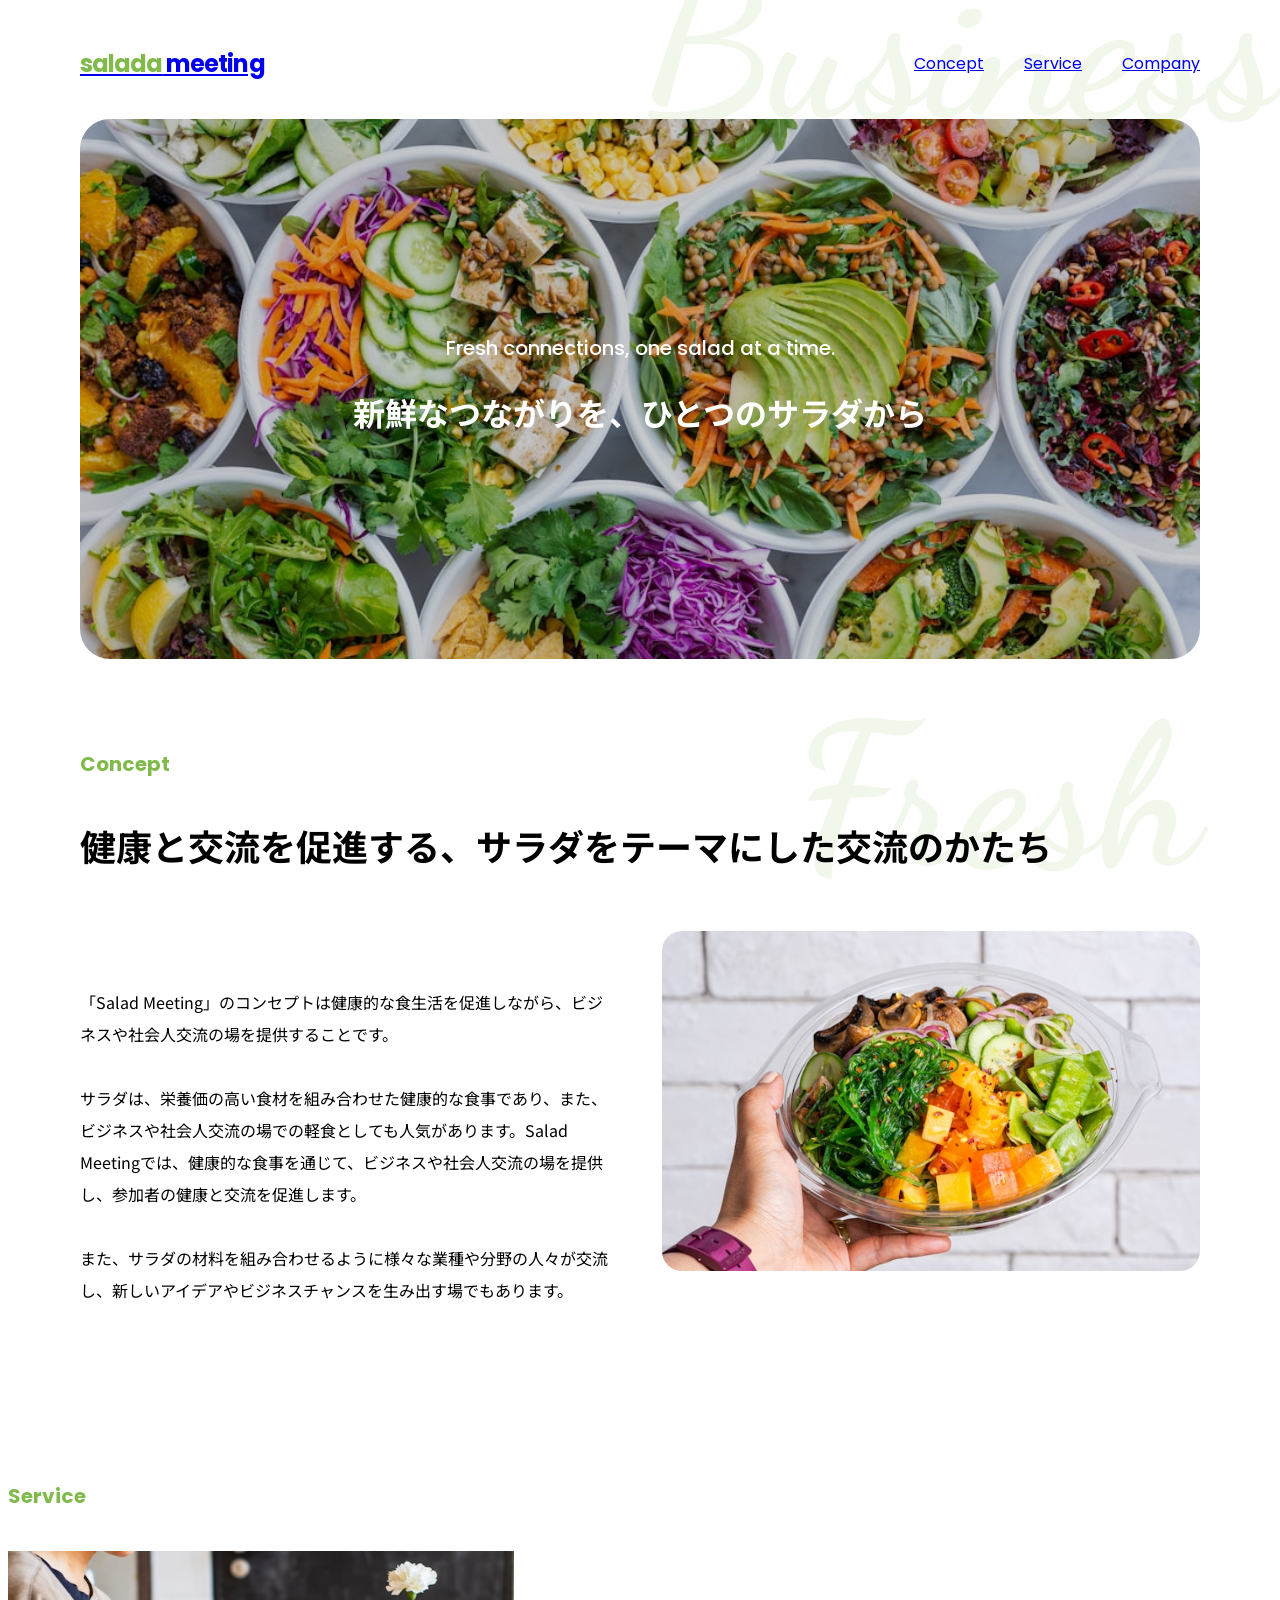
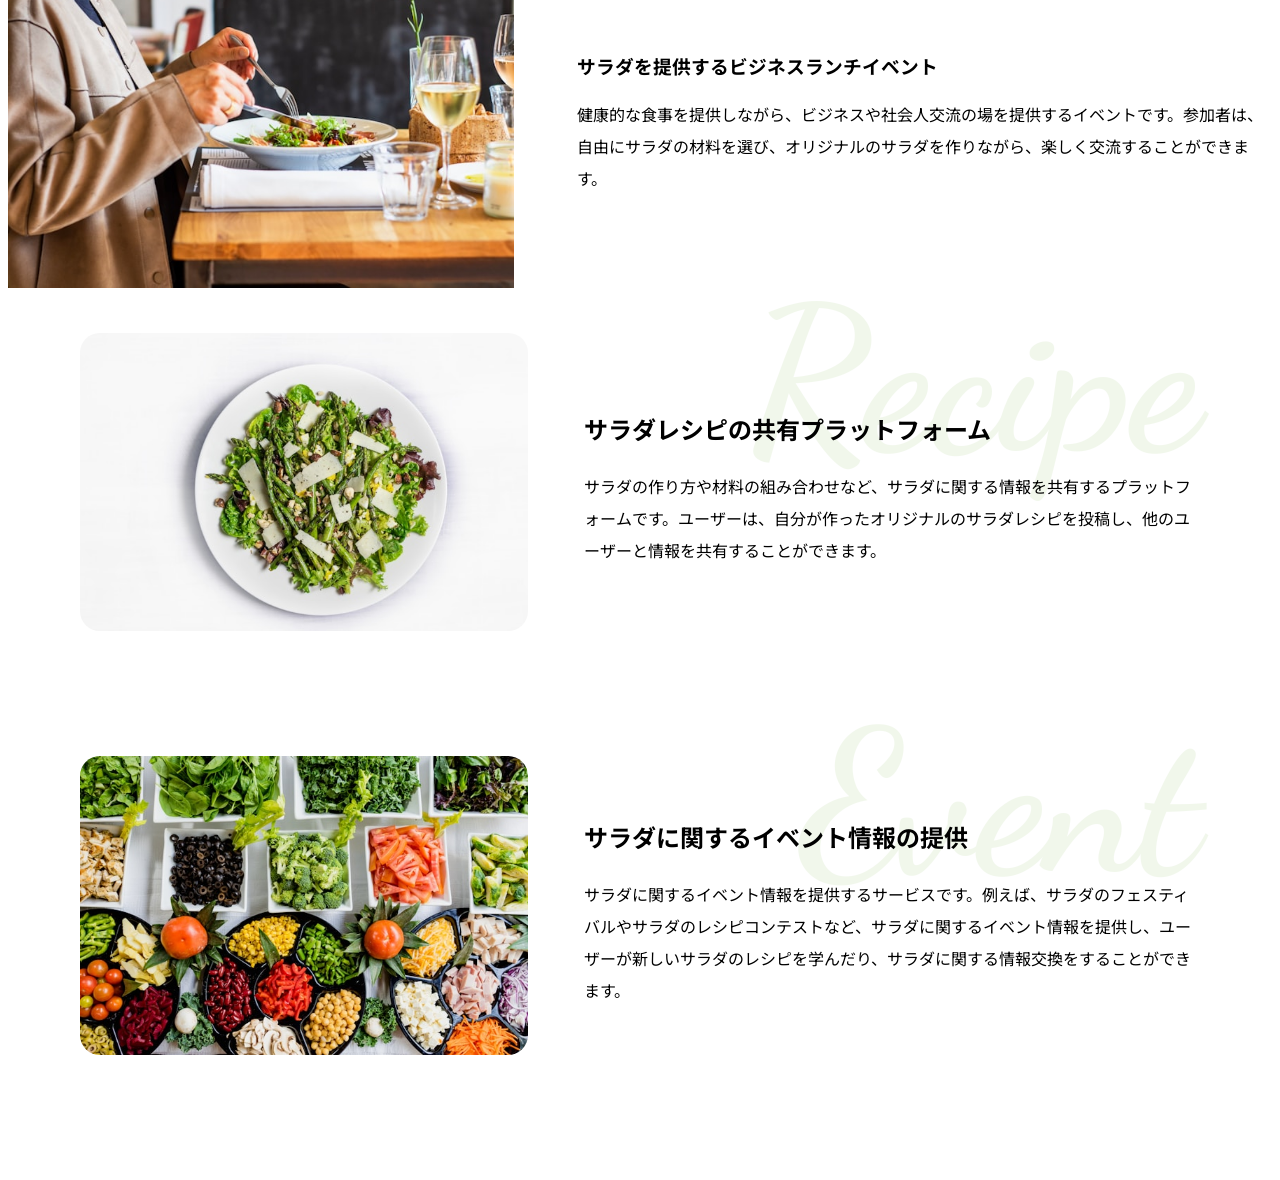
<file: 1st/index.html>
<!DOCTYPE html>
<html lang="jp">
<head>
    <meta charset="UTF-8">
    <meta name="viewport" content="width=device-width, initial-scale=1.0">
    <title><salada meeting 　新鮮なつながりをひとつのサラダから></salada-meeting></title>
    
    <link rel="preconnect" href="https://fonts.googleapis.com">
    <link rel="preconnect" href="https://fonts.gstatic.com" crossorigin>
    <link href="https://fonts.googleapis.com/css2?family=Noto+Sans+JP:wght@400;700&family=Poppins:wght@400;700&display=swap" rel="stylesheet"> 

    <link rel="preconnect" href="https://fonts.googleapis.com">
    <link rel="preconnect" href="https://fonts.gstatic.com" crossorigin>
    <link href="https://fonts.googleapis.com/css2?family=Dancing+Script:wght@400..700&display=swap" rel="stylesheet">

    <link rel="stylesheet" href="css/style.css">
</head>

<body>
    <header>
        <div class="container flex pop">
           <a href="#" class="logo"><span>salada</span> meeting</a>
           <nav>
            <ul class="header_menu flex">
                <li><a href="#concept">Concept</a></li>
                <li><a href="#service">Service</a></li>
                <li><a href="#company">Company</a></li>
                
            </ul>
           </nav>
        </div>
    </header>
    <main>
        <section id="hero" class="container">
            <div class="hero_inner">
                <p class="pop">Fresh connections, one salad at a time.</p>
                <h1>新鮮なつながりを、ひとつのサラダから</h1>
            </div>
        </section>
        <section id="concept" class="container">
            <div class="heading">Fresh</div>
            <h2 class="title pop">Concept</h2>
            <h3>健康と交流を促進する、サラダをテーマにした交流のかたち</h3>
            <div class="flex">
                <div class="column-2">
                    <p class="text">「Salad Meeting」のコンセプトは健康的な食生活を促進しながら、ビジネスや社会人交流の場を提供することです。<br>
                    <br>
                    サラダは、栄養価の高い食材を組み合わせた健康的な食事であり、また、ビジネスや社会人交流の場での軽食としても人気があります。Salad Meetingでは、健康的な食事を通じて、ビジネスや社会人交流の場を提供し、参加者の健康と交流を促進します。<br>
                    <br>
                    また、サラダの材料を組み合わせるように様々な業種や分野の人々が交流し、新しいアイデアやビジネスチャンスを生み出す場でもあります。
                    </p>
                </div>
                <div class="column-2 concept-img"></div>
            </div>
        </section>

            <div class="heading">Business</div>
            <h2 class="title pop">Service</h2>
                <div class="service_inner flex">
                    <div class="column-40">
                        <img src="./images/service.jpg" width=100% alt="">
                    </div>
                    <div class="column-55">
                        <h3>サラダを提供するビジネスランチイベント</h3>
                        <p class="text">
                          健康的な食事を提供しながら、ビジネスや社会人交流の場を提供するイベントです。参加者は、自由にサラダの材料を選び、オリジナルのサラダを作りながら、楽しく交流することができます。
                        </p>
                    </div>
                </div>
            </div>
        </section>

        <section id="service" class="container">
            <div class="heading">Recipe</div>
                <div class="service_inner flex">
                    <div class="column-40">
                        <img src="./images/service2.jpg" width=100% alt="">
                    </div>
                    <div class="column-55">
                        <h3>サラダレシピの共有プラットフォーム</h3>
                        <p class="text">
                          サラダの作り方や材料の組み合わせなど、サラダに関する情報を共有するプラットフォームです。ユーザーは、自分が作ったオリジナルのサラダレシピを投稿し、他のユーザーと情報を共有することができます。
                        </p>
                    </div>
                </div>
            </div>
        </section>

        <section id="service" class="container">
            <div class="heading">Event</div>
                <div class="service_inner flex">
                    <div class="column-40">
                        <img src="./images/service3.jpg" width=100% alt="">
                    </div>
                    <div class="column-55">
                        <h3>サラダに関するイベント情報の提供</h3>
                        <p class="text">
                          サラダに関するイベント情報を提供するサービスです。例えば、サラダのフェスティバルやサラダのレシピコンテストなど、サラダに関するイベント情報を提供し、ユーザーが新しいサラダのレシピを学んだり、サラダに関する情報交換をすることができます。
                        </p>
                </div>
            </div>
        </section>
    </main>
</body>
</html>

<!-- ctrl+/でコメントアウトする -->
</file>
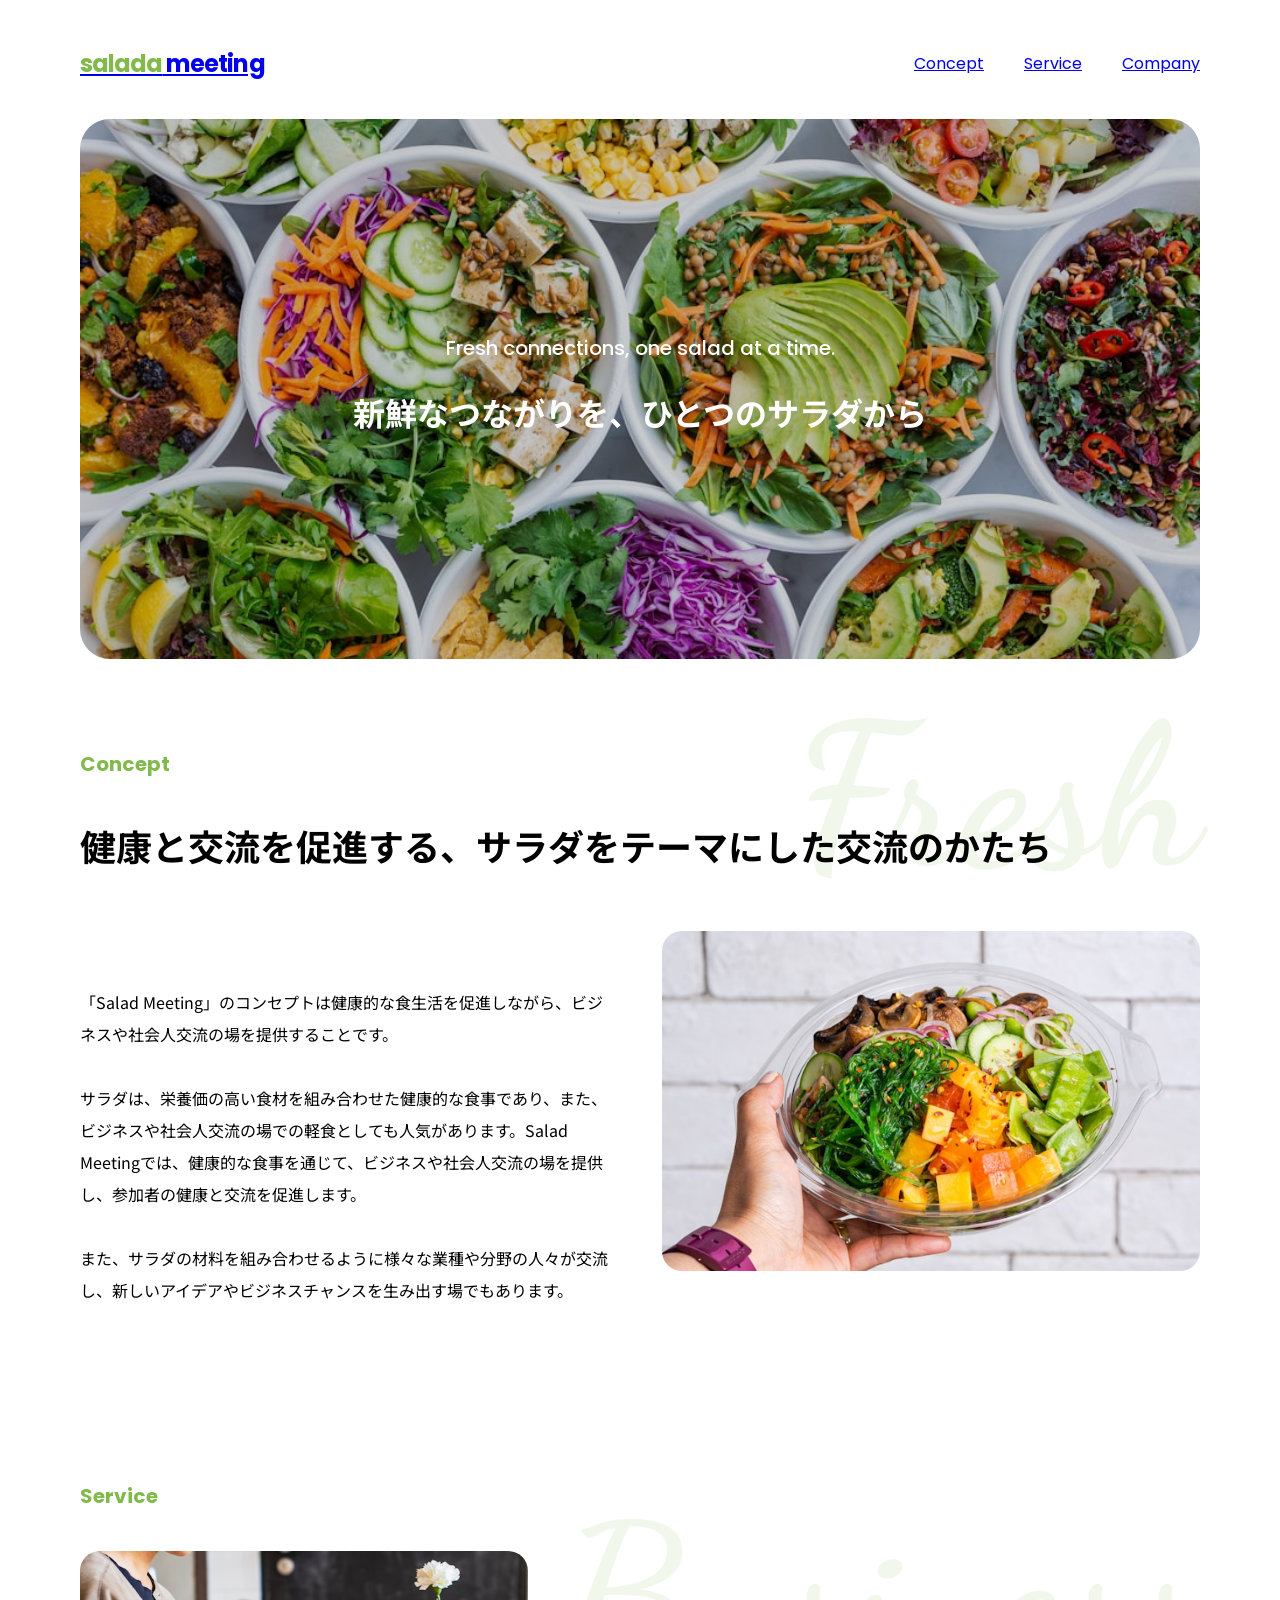
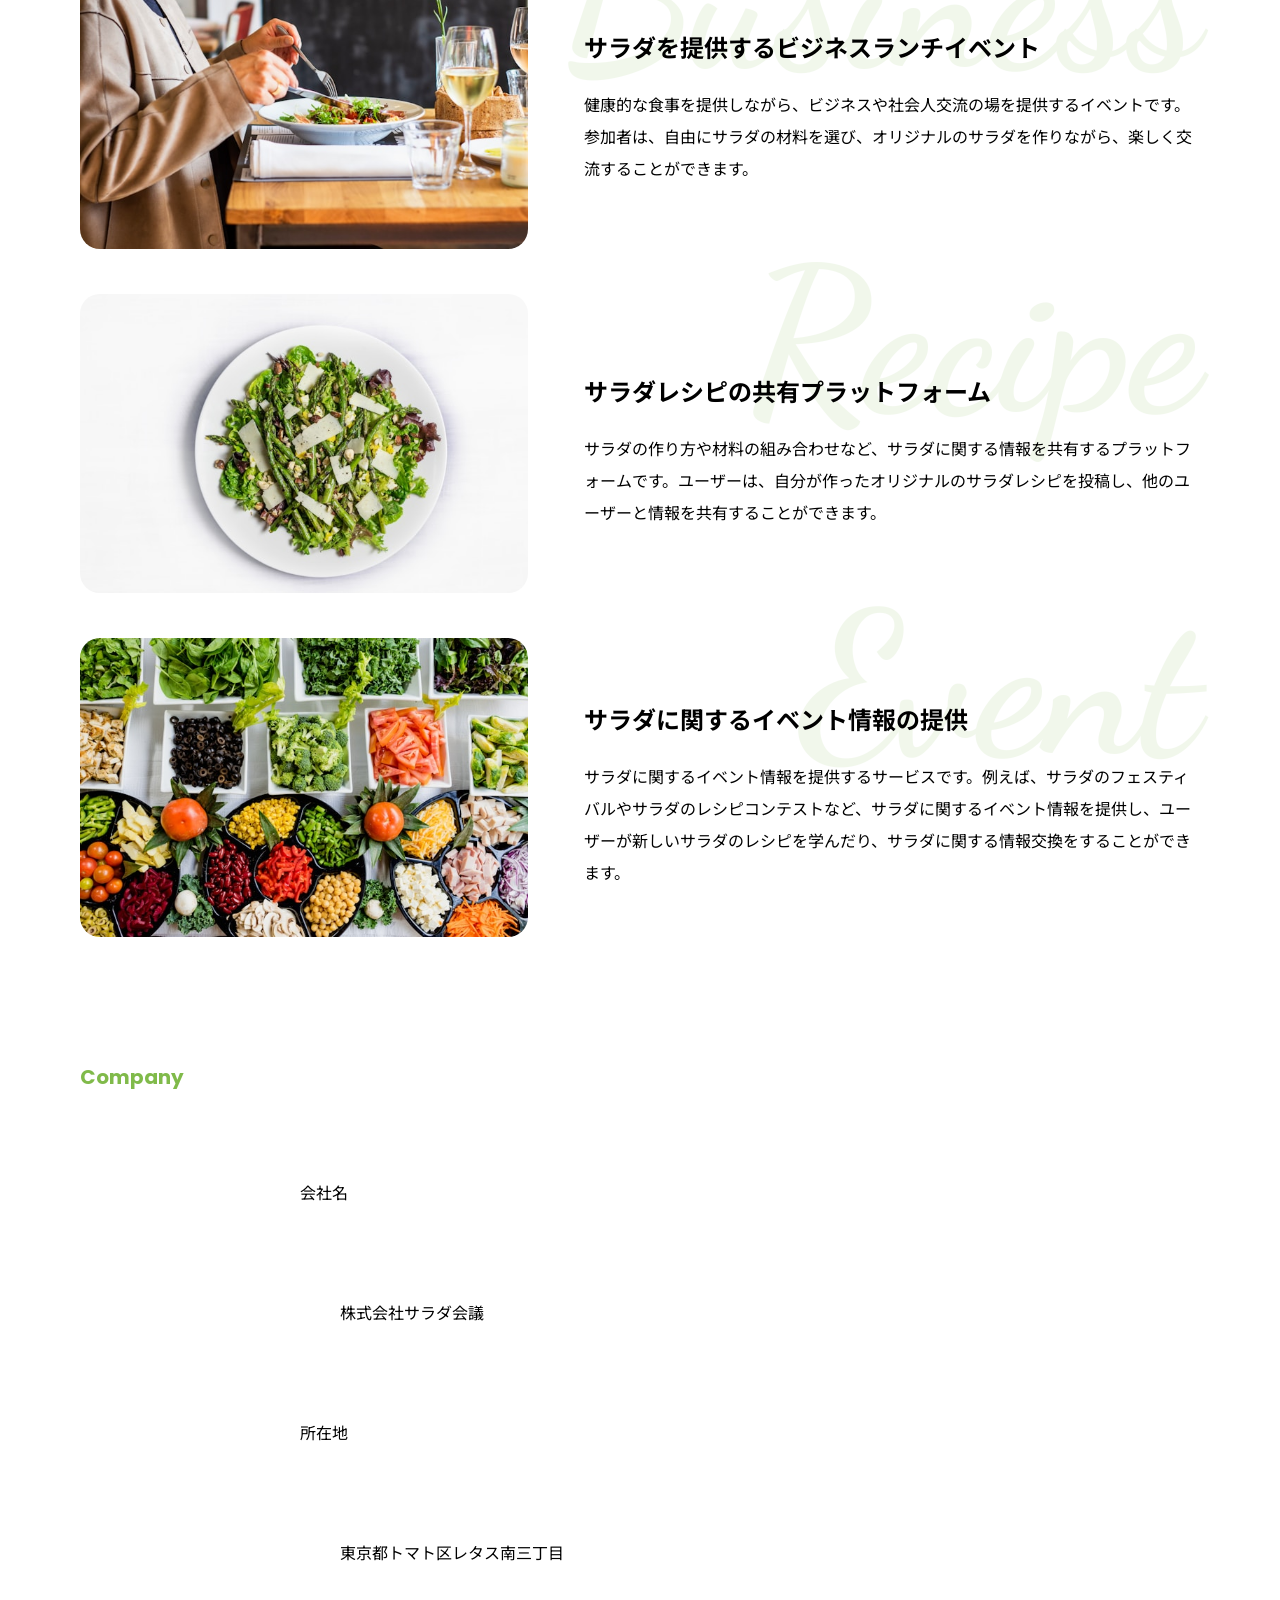
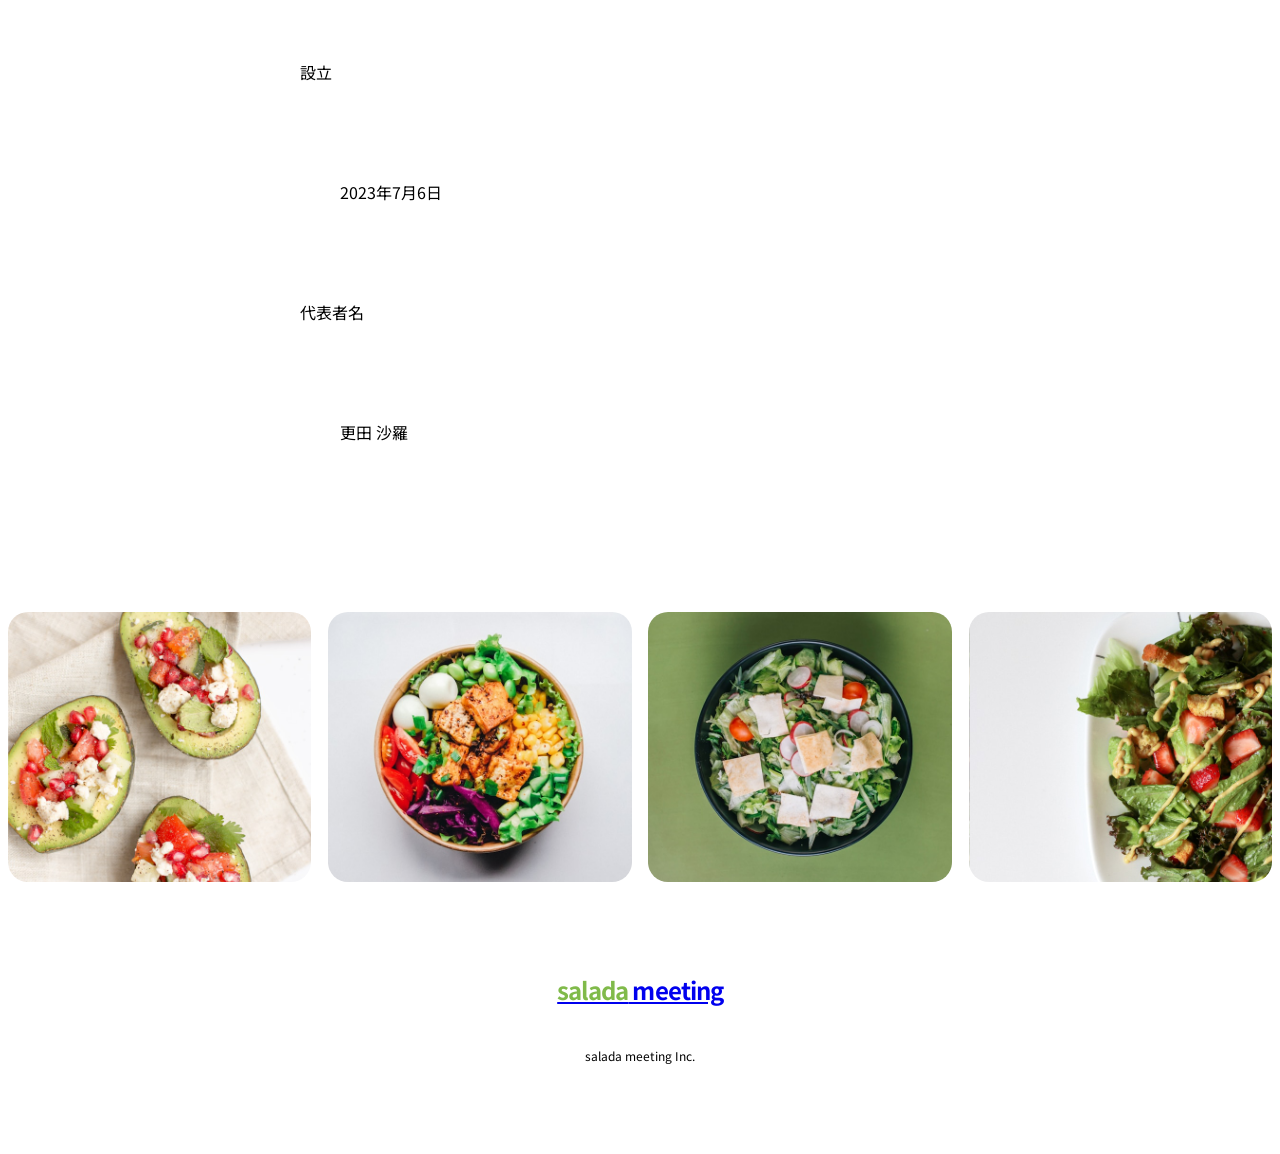
<file: 1st/index2.html>
<!DOCTYPE html>
<html lang="jp">
<head>
    <meta charset="UTF-8">
    <meta name="viewport" content="width=device-width, initial-scale=1.0">
    <title><salada meeting 　新鮮なつながりをひとつのサラダから></salada-meeting></title>
    
    <link rel="preconnect" href="https://fonts.googleapis.com">
    <link rel="preconnect" href="https://fonts.gstatic.com" crossorigin>
    <link href="https://fonts.googleapis.com/css2?family=Noto+Sans+JP:wght@400;700&family=Poppins:wght@400;700&display=swap" rel="stylesheet"> 

    <link rel="preconnect" href="https://fonts.googleapis.com">
    <link rel="preconnect" href="https://fonts.gstatic.com" crossorigin>
    <link href="https://fonts.googleapis.com/css2?family=Dancing+Script:wght@400..700&display=swap" rel="stylesheet">

    <link rel="stylesheet" href="css/style.css">
</head>

<body>
    <header>
        <div class="container flex pop">
           <a href="#" class="logo"><span>salada</span> meeting</a>
           <nav>
            <ul class="header_menu flex">
                <li><a href="#concept">Concept</a></li>
                <li><a href="#service">Service</a></li>
                <li><a href="#company">Company</a></li>
                
            </ul>
           </nav>
        </div>
    </header>
    <main>
        <section id="hero" class="container">
            <div class="hero_inner">
                <p class="pop">Fresh connections, one salad at a time.</p>
                <h1>新鮮なつながりを、ひとつのサラダから</h1>
            </div>
        </section>

        <section id="concept" class="container">
            <div class="heading">Fresh</div>
            <h2 class="title pop">Concept</h2>
            <h3>健康と交流を促進する、サラダをテーマにした交流のかたち</h3>
            <div class="flex">
                <div class="column-2">
                    <p class="text">「Salad Meeting」のコンセプトは健康的な食生活を促進しながら、ビジネスや社会人交流の場を提供することです。<br>
                    <br>
                    サラダは、栄養価の高い食材を組み合わせた健康的な食事であり、また、ビジネスや社会人交流の場での軽食としても人気があります。Salad Meetingでは、健康的な食事を通じて、ビジネスや社会人交流の場を提供し、参加者の健康と交流を促進します。<br>
                    <br>
                    また、サラダの材料を組み合わせるように様々な業種や分野の人々が交流し、新しいアイデアやビジネスチャンスを生み出す場でもあります。
                    </p>
                </div>
                <div class="column-2 concept-img"></div>
            </div>
        </section>

        <section id="service" class="container">
            <h2 class="title pop">Service</h2>
                <div class="service_inner flex">
                    <div class="heading">Business</div>
                    <div class="column-40">
                        <img src="./images/service.jpg" width=100% alt="">
                    </div>
                    <div class="column-55">
                        <h3>サラダを提供するビジネスランチイベント</h3>
                        <p class="text">
                          健康的な食事を提供しながら、ビジネスや社会人交流の場を提供するイベントです。参加者は、自由にサラダの材料を選び、オリジナルのサラダを作りながら、楽しく交流することができます。
                        </p>
                    </div>
                </div>
                <div class="service_inner flex">
                    <div class="heading">Recipe</div>
                    <div class="column-40">
                        <img src="./images/service2.jpg" width=100% alt="">
                    </div>
                    <div class="column-55">
                        <h3>サラダレシピの共有プラットフォーム</h3>
                        <p class="text">
                          サラダの作り方や材料の組み合わせなど、サラダに関する情報を共有するプラットフォームです。ユーザーは、自分が作ったオリジナルのサラダレシピを投稿し、他のユーザーと情報を共有することができます。
                        </p>
                    </div>
                </div>
                <div class="service_inner flex">
                <div class="heading">Event</div>
                    <div class="column-40">
                        <img src="./images/service3.jpg" width=100% alt="">
                    </div>
                    <div class="column-55">
                        <h3>サラダに関するイベント情報の提供</h3>
                        <p class="text">
                          サラダに関するイベント情報を提供するサービスです。例えば、サラダのフェスティバルやサラダのレシピコンテストなど、サラダに関するイベント情報を提供し、ユーザーが新しいサラダのレシピを学んだり、サラダに関する情報交換をすることができます。
                        </p>
                    </div>
                </div>
        </section>

        <section id="company" class="container">
            <h2 class="title pop">Company</h2>
            <dl class="company-info flex">
                    <dt>会社名</dt>
                    <dd>株式会社サラダ会議</dd>
                    <dt>所在地</dt>
                    <dd>東京都トマト区レタス南三丁目</dd>
                    <dt>設立</dt>
                    <dd>2023年7月6日</dd>
                    <dt>代表者名</dt>
                    <dd>更田 沙羅</dd>
            </dl>
        </section>

        <div class="flex">
            <div class="column-a"></div>
            <div class="column-b"></div>
            <div class="column-c"></div>
            <div class="column-d"></div>
            
        </div>
    </main>
    <footer>
         <a href="#" class="logo">
            <span>salada</span> meeting
        </a>
        <div class="copyright">salada meeting Inc.</div>
    </footer>
</body>
</html>

<!-- ctrl+/でコメントアウトする -->
</file>
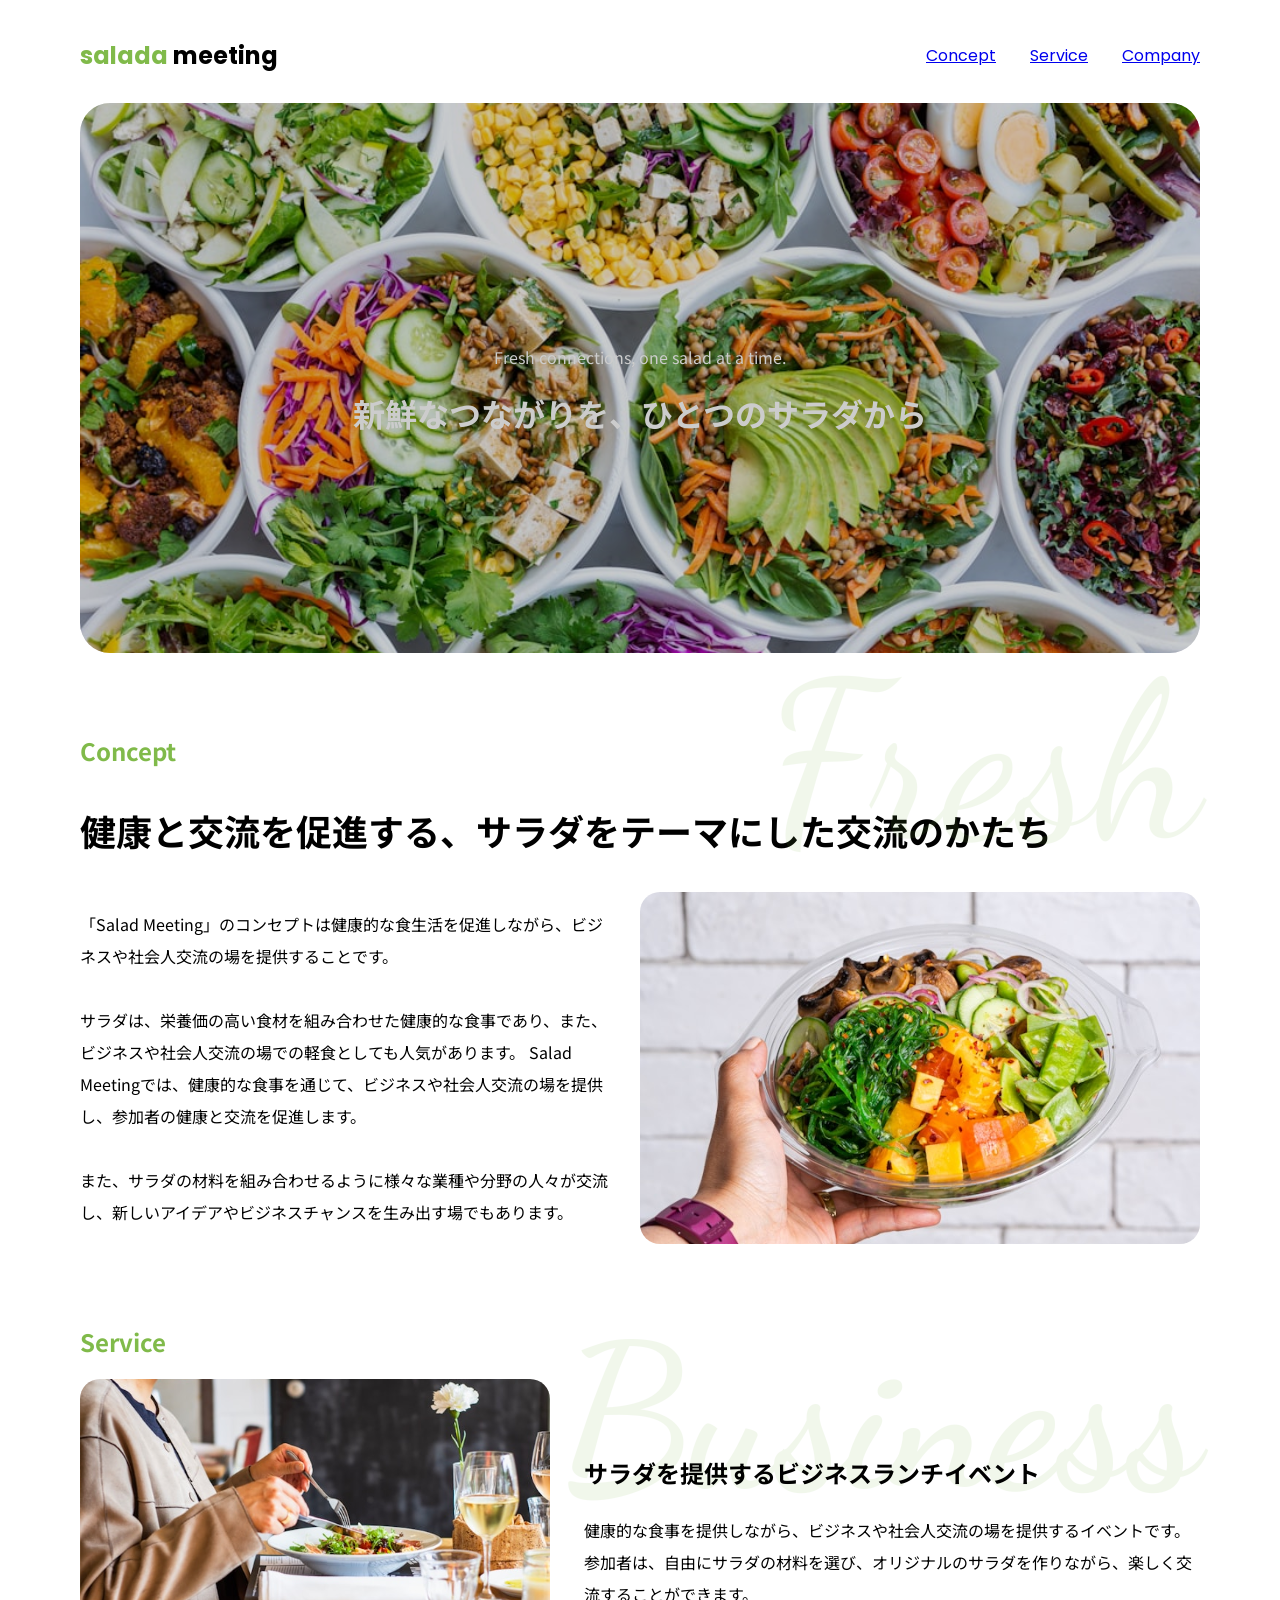
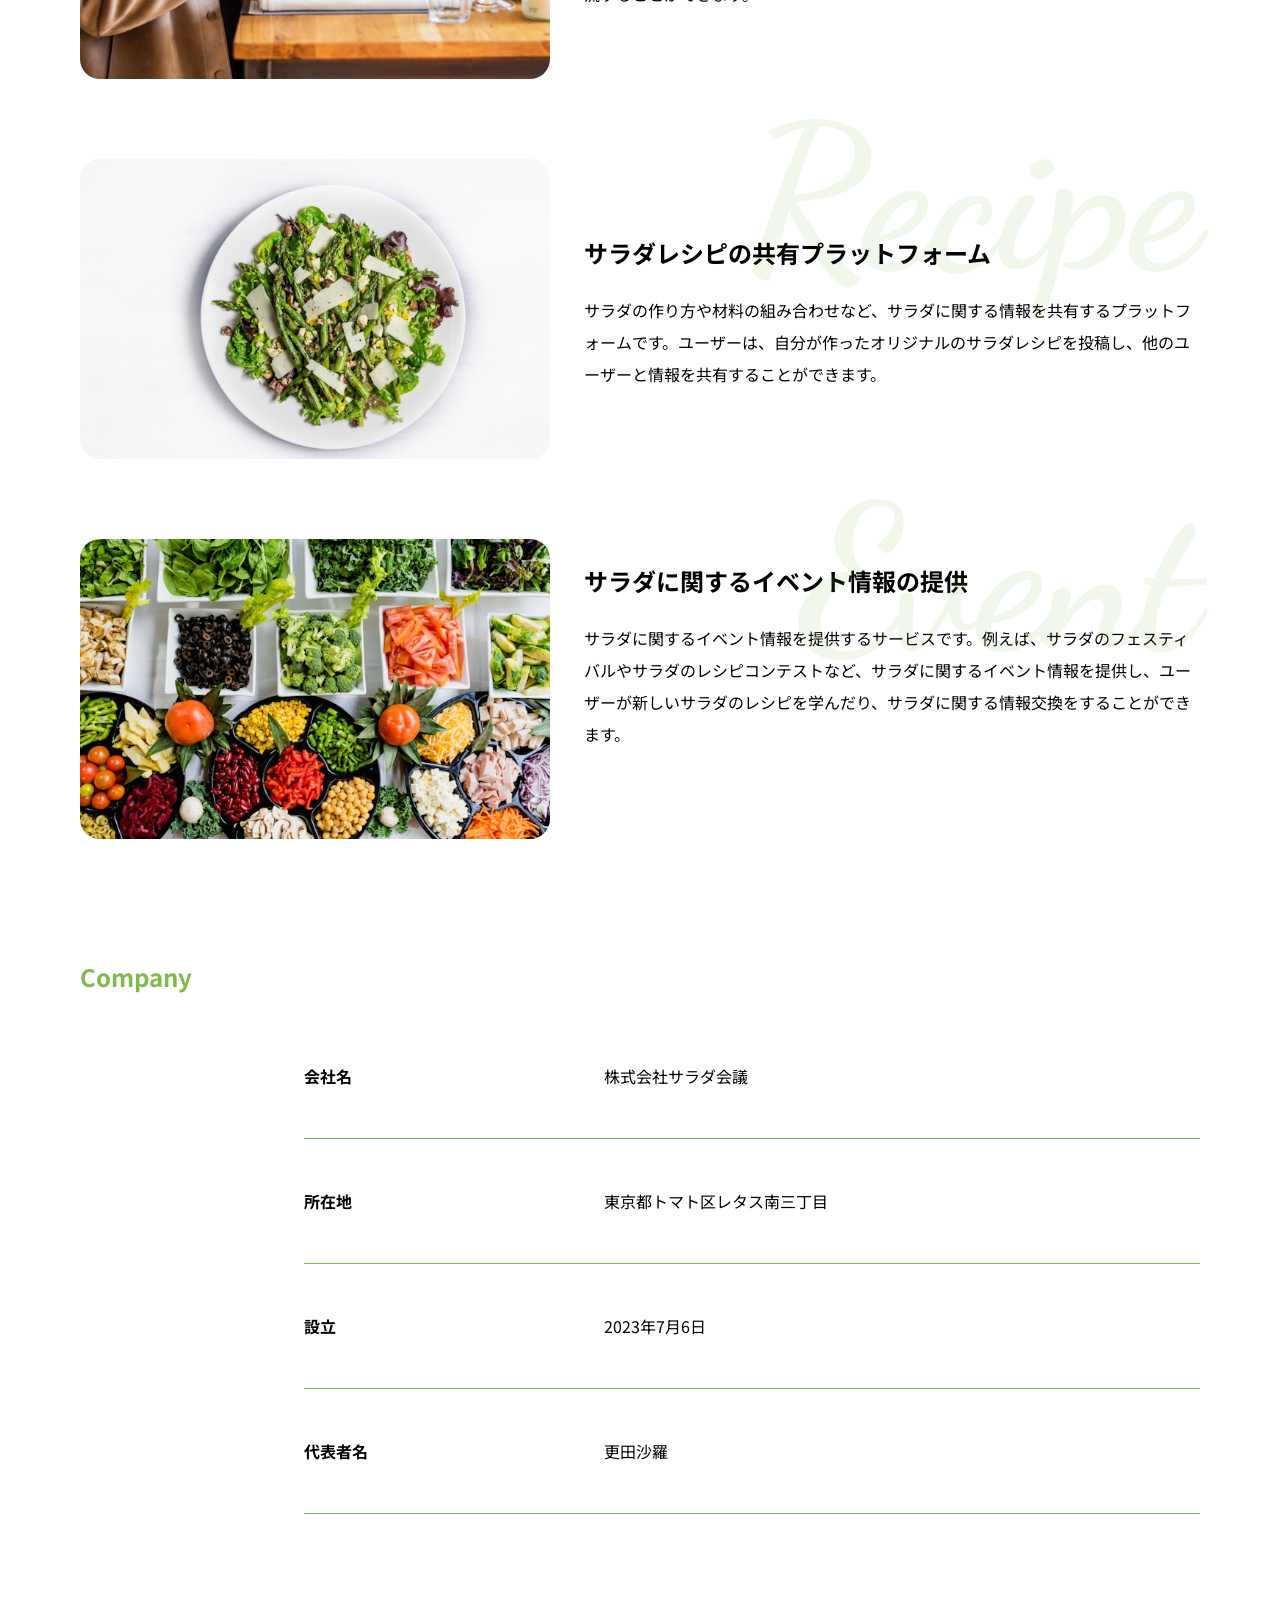
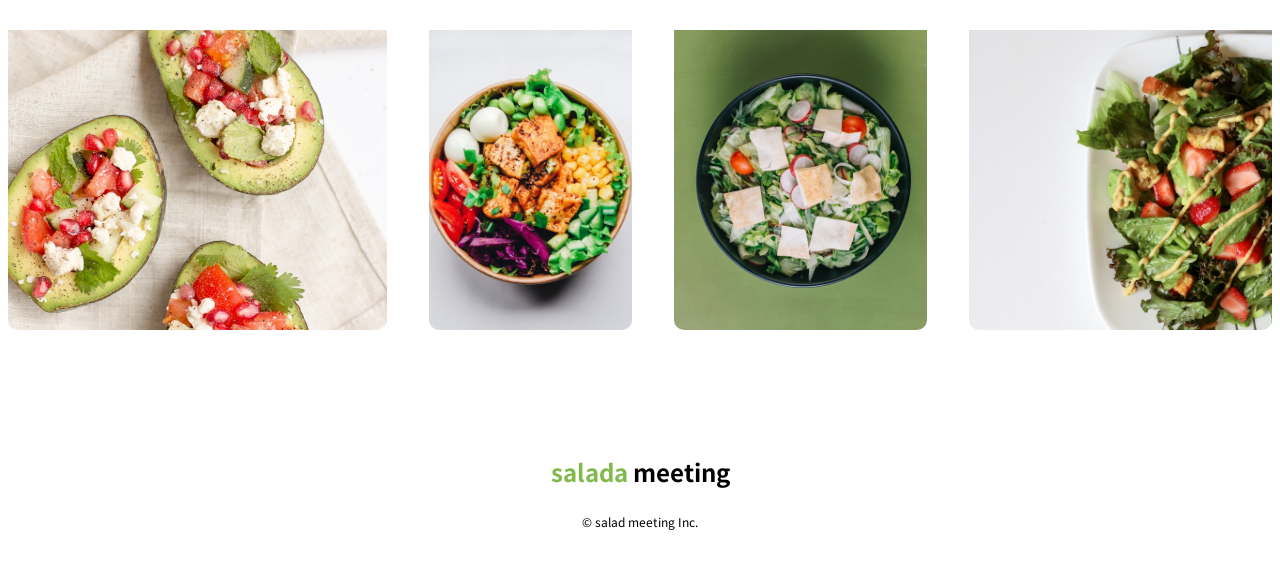
<file: 2nd/salada-meeting.html>
<!DOCTYPE html>
<html lang="jp">
<head>
    <meta charset="UTF-8">
    <meta name="viewport" content="width=device-width, initial-scale=1.0">
    <link rel="preconnect" href="https://fonts.googleapis.com">
    <link rel="preconnect" href="https://fonts.gstatic.com" crossorigin>
    <link href="https://fonts.googleapis.com/css2?family=Dancing+Script:wght@400;700&family=Poppins:wght@400;500;700&family=Noto+Sans+JP:wght@400;700&display=swap" rel="stylesheet">
    
    <link rel="stylesheet" href="style.css">
    <title>salada meeting</title>
</head>
<body>
    <header>
        <div class="container flex">
            <div class="header-left"><span>salada</span> meeting</div>
            <div class="header-right">
                <a href="#concept">Concept</a>
                <a href="#service">Service</a>
                <a href="#company">Company</a>
            </div>
        </div>
    </header>
    <main>
        <div class="container hero">
            <div class="hero-inner">
                <p>Fresh connections, one salad at a time.</p>
                <h1>新鮮なつながりを、ひとつのサラダから</h1>
            </div>
        </div>
        <section id="concept">
            <div class="container">
                <h2>Concept</h2>
                <p class="background-letter">Fresh</p>
                <h3>健康と交流を促進する、サラダをテーマにした交流のかたち</h3>
                    <div class="flex">
                        <p class="text">「Salad Meeting」のコンセプトは健康的な食生活を促進しながら、ビジネスや社会人交流の場を提供することです。<br>
                            <br>
                            サラダは、栄養価の高い食材を組み合わせた健康的な食事であり、また、ビジネスや社会人交流の場での軽食としても人気があります。
                            Salad Meetingでは、健康的な食事を通じて、ビジネスや社会人交流の場を提供し、参加者の健康と交流を促進します。<br>
                            <br>
                            また、サラダの材料を組み合わせるように様々な業種や分野の人々が交流し、新しいアイデアやビジネスチャンスを生み出す場でもあります。
                            </p>
                        <div class="concept-img"></div>
                    </div>
            </div>
        </section>
        <section id="service">
            <div class="container">
                <h2>Service</h2>
                <div class="service-box">
                    <p class="background-business">Business</p>
                    <div class="flex service-box">
                        <div class="business-img"></div>
                        <div class="text-set">
                            <h3>サラダを提供するビジネスランチイベント</h3>
                            <p class="service-text">健康的な食事を提供しながら、ビジネスや社会人交流の場を提供するイベントです。参加者は、自由にサラダの材料を選び、オリジナルのサラダを作りながら、楽しく交流することができます。
                            </p>
                        </div>
                    </div>
                </div>

                <div class="service-box">
                    <p class="background-business">Recipe</p>
                    <div class="flex service-box">
                        <div class="recipe-img"></div>
                        <div class="text-set">
                            <h3>サラダレシピの共有プラットフォーム</h3>
                            <p class="service-text">サラダの作り方や材料の組み合わせなど、サラダに関する情報を共有するプラットフォームです。ユーザーは、自分が作ったオリジナルのサラダレシピを投稿し、他のユーザーと情報を共有することができます。
                            </p>
                        </div>
                    </div>
                </div>

                <div class="service-box">
                    <p class="background-business">Event</p>
                    <div class="flex">
                        <div class="event-img"></div>
                        <div class="text-set">
                            <h3>サラダに関するイベント情報の提供</h3>
                            <p class="service-text">サラダに関するイベント情報を提供するサービスです。例えば、サラダのフェスティバルやサラダのレシピコンテストなど、サラダに関するイベント情報を提供し、ユーザーが新しいサラダのレシピを学んだり、サラダに関する情報交換をすることができます。
                            </p>
                        </div>
                    </div>
                </div>
            </div>
        </section>
        <section id="company" class="container">
            <h2>Company</h2>
                <dl>
                    <div class="set">
                        <dt>会社名</dt>
                        <dd>株式会社サラダ会議</dd>
                    </div>
                    <div class="set">
                        <dt>所在地</dt>
                        <dd>東京都トマト区レタス南三丁目</dd>
                    </div>
                    <div class="set">
                        <dt>設立</dt>
                        <dd>2023年7月6日</dd>
                    </div>
                    <div class="set">
                        <dt>代表者名</dt>
                        <dd>更田沙羅</dd>
                    </div>
                </dl>
        </section>
        <section class="bottom">
                <div class="flex">
                    <div class="b1">
                        <img src="./images/bottom1.jpg">
                    </div>
                    <div class="b2">
                        <img src="./images/bottom2.jpg">
                    </div>
                    <div class="b3">
                        <img src="./images/bottom3.jpg">
                    </div>
                    <div class="b4">
                        <img src="./images/bottom4.jpg">
                    </div>
                </div>
        </section>
        <footer>
            <div class="container">
                    <p class="footer-logo"><span>salada</span> meeting</p>
                    <p class="footer-c">© salad meeting Inc.</p>
                </div>

            </div>
        </footer>
    
    </main>
    
</body>
</html>

<!--試した案１ 
<div class="dt">
                        <dt>会社名</dt>
                        <dt>所在地</dt>
                        <dt>設立</dt>
                        <dt>代表者名</dt>
                    </div>
                    <div class="dd">
                        <dd>株式会社サラダ会議</dd>
                        <dd>東京都トマト区レタス南三丁目</dd>
                        <dd>2023年7月6日</dd>
                        <dd>更田沙羅</dd>
                    </div> 
-->

<!--試した案２
<dl>
                    <div class="set">
                        <dt>会社名</dt>
                        <dd>株式会社サラダ会議</dd>
                    </div>
                    <div class="set">
                        <dt>所在地</dt>
                        <dd>東京都トマト区レタス南三丁目</dd>
                    </div>
                    <div class="set">
                        <dt>設立</dt>
                        <dd>2023年7月6日</dd>
                    </div>
                    <div class="set">
                        <dt>代表者名</dt>
                        <dd>更田沙羅</dd>
                    </div>
                </dl>
-->
</file>
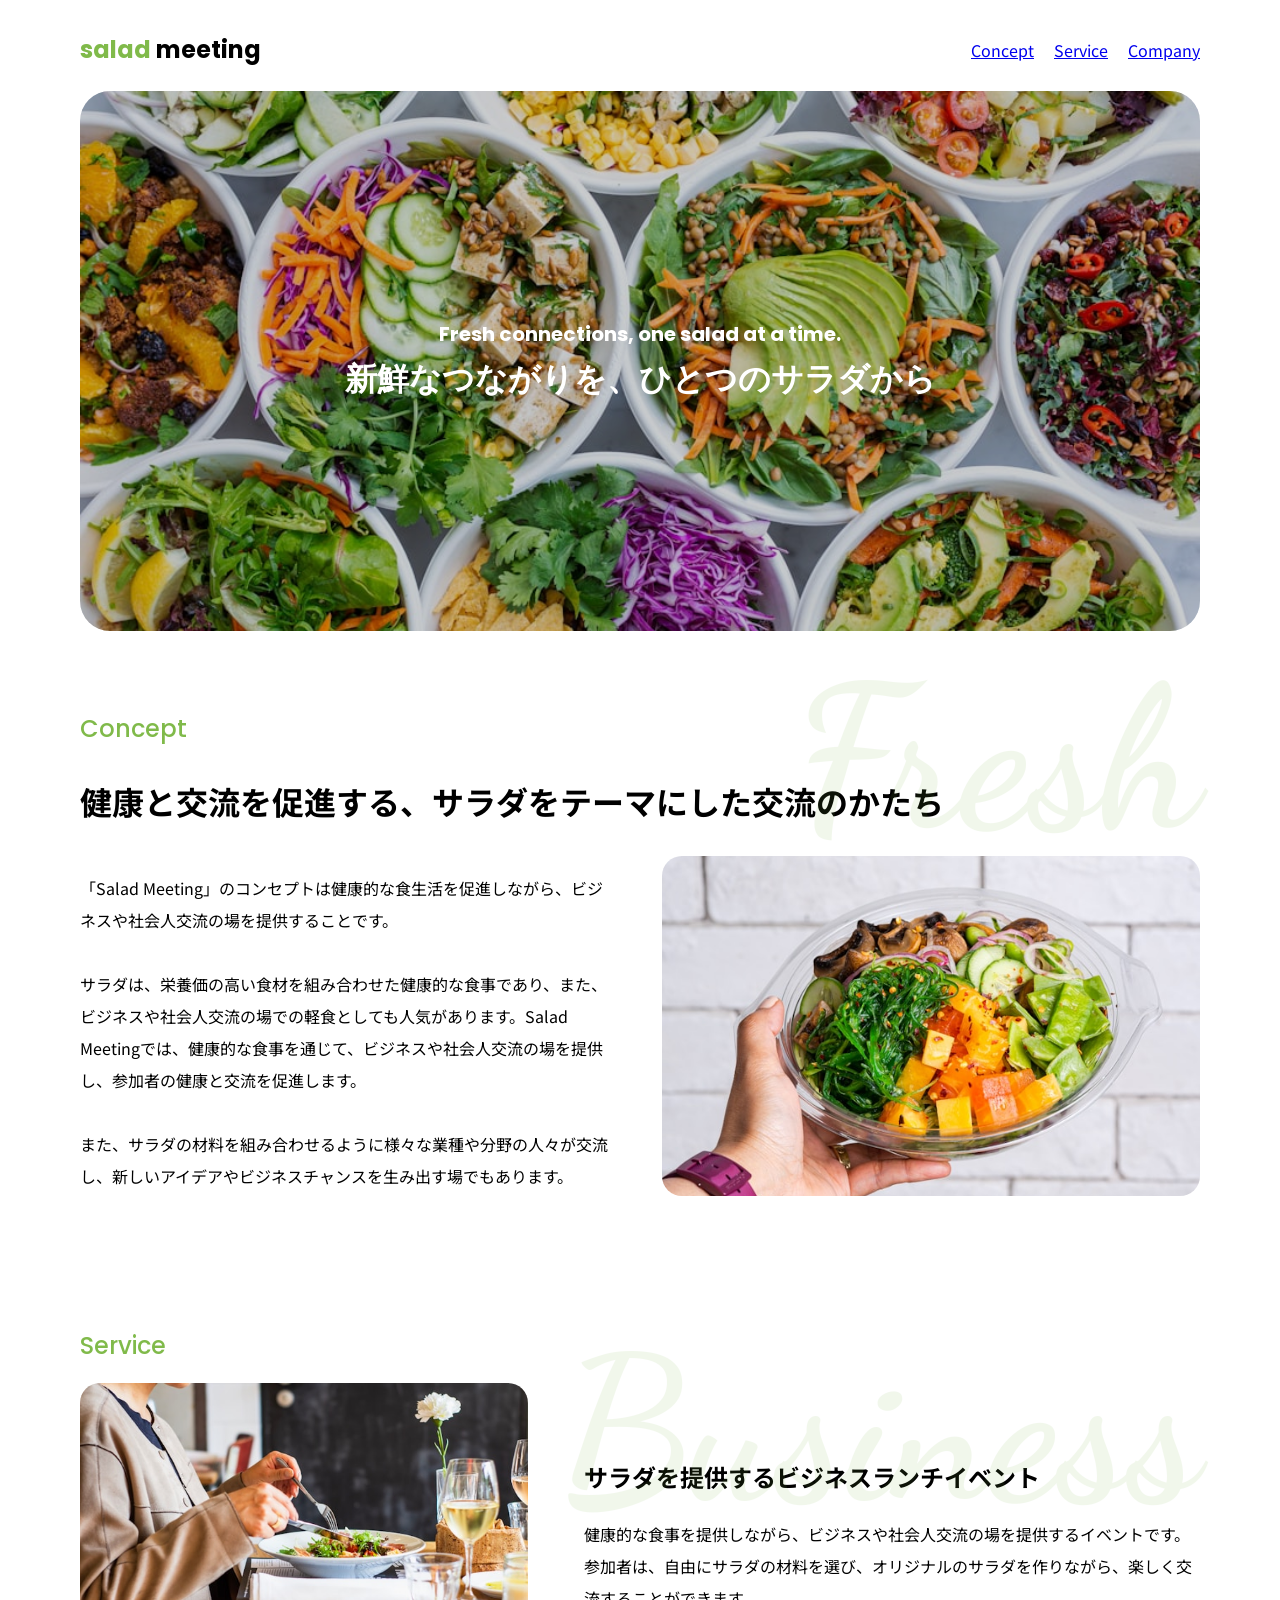
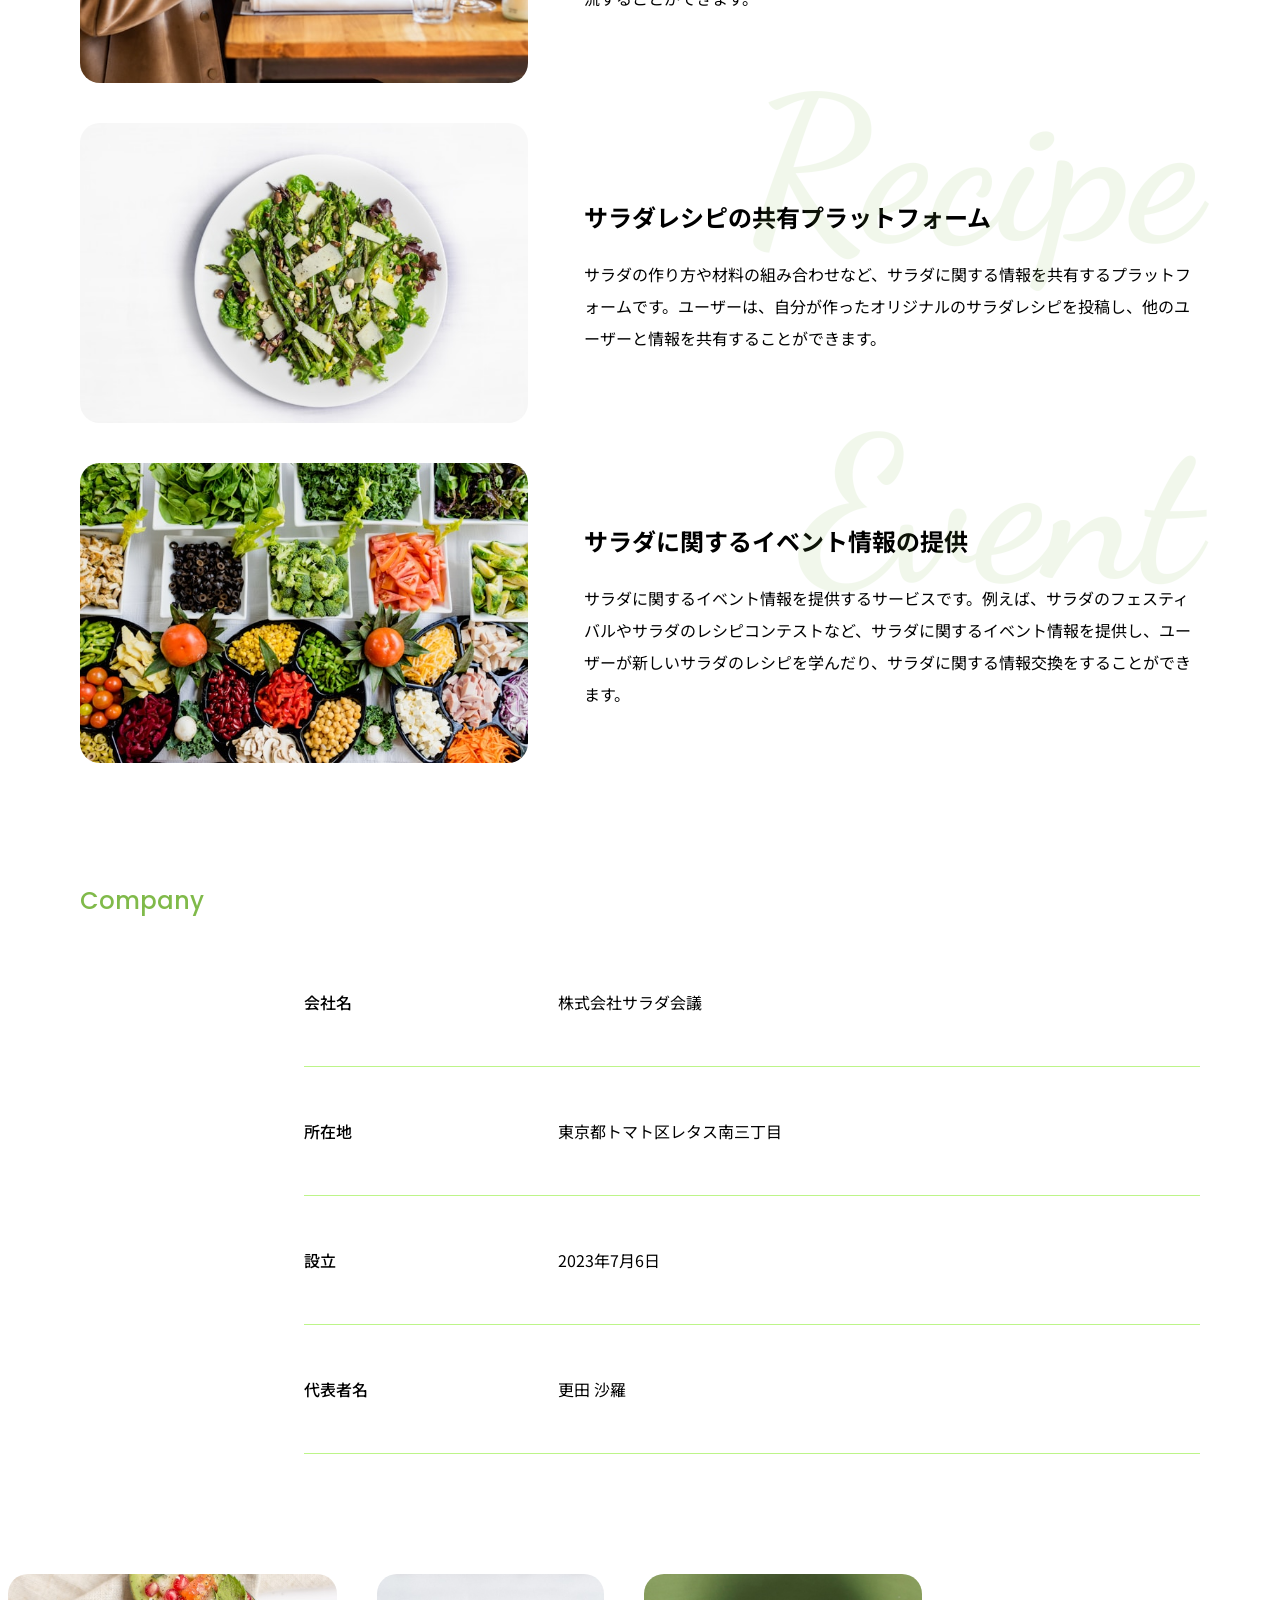
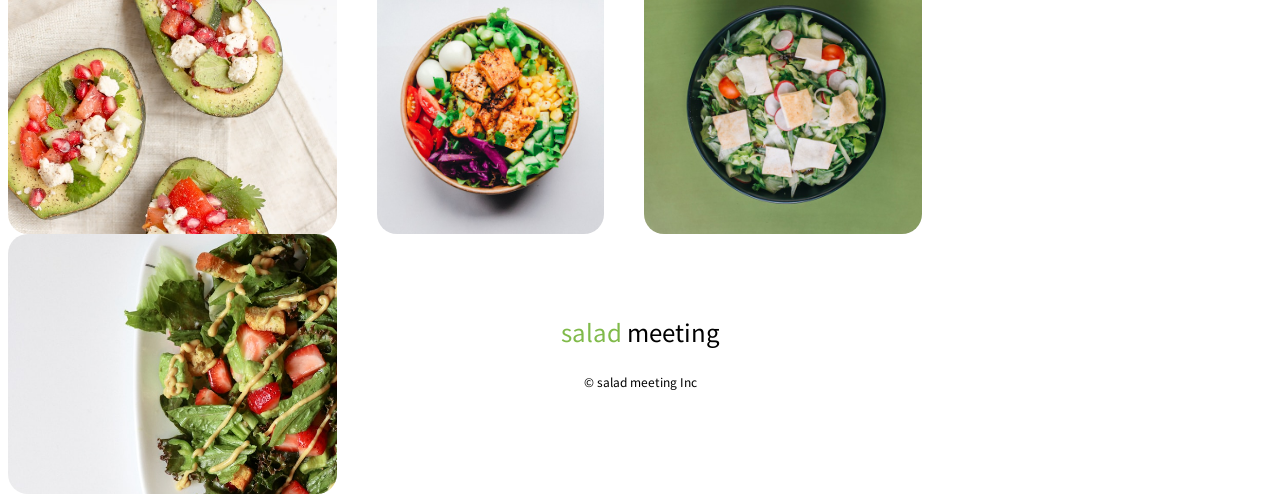
<file: 3rd/index3.html>
<!DOCTYPE html>
<html lang="jp">
<head>
    <meta charset="UTF-8">
    <meta name="viewport" content="width=device-width, initial-scale=1.0">
    <link rel="preconnect" href="https://fonts.googleapis.com">
    <link rel="preconnect" href="https://fonts.gstatic.com" crossorigin>
    <link href="https://fonts.googleapis.com/css2?family=Dancing+Script:wght@400;700&family=Poppins:wght@400;500;700&family=Noto+Sans+JP:wght@400;700&display=swap" rel="stylesheet">
    
    <link rel="stylesheet" href="./style.css">
    <title>salad meeting 新鮮なつながりを、ひとつのサラダから</title>
</head>
<body>
    <header>
        <div class="container">
            <div class="flex">
                <div class="header-logo pop">
                    <p><span>salad</span> meeting</p>
                </div>
                <div class="header-menu">
                    <a href="#concept">Concept</a>
                    <a href="#service">Service</a>
                    <a href="#company">Company</a>
                </div>
            </div>
        </div>
    </header>
    <main>
        <div class="hero pop">
            <div class="container main-title">
                <p>Fresh connections, one salad at a time.</p>
                <h1>新鮮なつながりを、ひとつのサラダから</h1>   
            </div>
        </div>
        <section id="concept">
                <div class="content-container">
                    <p class="background-word">Fresh</p>
                    <h2>Concept</h2>
                    <p class="concept-title">健康と交流を促進する、サラダをテーマにした交流のかたち</p>
                        <div class="concept-content">
                            <p class="concept-text">「Salad Meeting」のコンセプトは健康的な食生活を促進しながら、ビジネスや社会人交流の場を提供することです。<br>
                                <br>
                                サラダは、栄養価の高い食材を組み合わせた健康的な食事であり、また、ビジネスや社会人交流の場での軽食としても人気があります。Salad Meetingでは、健康的な食事を通じて、ビジネスや社会人交流の場を提供し、参加者の健康と交流を促進します。<br>
                                <br>
                                また、サラダの材料を組み合わせるように様々な業種や分野の人々が交流し、新しいアイデアやビジネスチャンスを生み出す場でもあります。
                            </p>
                            <div class="concept-img"></div>
                        </div>
                </div>
        </section>
        <section id="service">
            <div class="service-container">
                <h2>Service</h2>
                <div class="business">
                    <p class="background-word">Business</p>
                    <div class="business-img"></div>
                    <div class="set">
                        <h3 class="service-title">サラダを提供するビジネスランチイベント</h3>
                        <p class="service-text">健康的な食事を提供しながら、ビジネスや社会人交流の場を提供するイベントです。参加者は、自由にサラダの材料を選び、オリジナルのサラダを作りながら、楽しく交流することができます。</p>
                    </div>
                </div>
                <div class="recipe">
                    <p class="background-word">Recipe</p>
                    <div class="recipe-img"></div>
                    <div class="set">
                        <h3 class="service-title">サラダレシピの共有プラットフォーム</h3>
                        <p class="service-text">サラダの作り方や材料の組み合わせなど、サラダに関する情報を共有するプラットフォームです。ユーザーは、自分が作ったオリジナルのサラダレシピを投稿し、他のユーザーと情報を共有することができます。</p>
                    </div>
                </div>
                <div class="event">
                    <p class="background-word">Event</p>
                    <div class="event-img"></div>
                    <div class="set">
                        <h3 class="service-title">サラダに関するイベント情報の提供</h3>
                        <p class="service-text">サラダに関するイベント情報を提供するサービスです。例えば、サラダのフェスティバルやサラダのレシピコンテストなど、サラダに関するイベント情報を提供し、ユーザーが新しいサラダのレシピを学んだり、サラダに関する情報交換をすることができます。</p>
                    </div>
                </div>                
            </div>
        </section>
        <section id="company">
            <h2>Company</h2>
            <dl class="company">
                <div class="company-info">
                    <dt>会社名</dt>
                    <dd>株式会社サラダ会議</dd>
                </div>
                <div class="company-info">
                    <dt>所在地</dt>
                    <dd>東京都トマト区レタス南三丁目</dd>
                </div>
                <div class="company-info">
                    <dt>設立</dt>
                    <dd>2023年7月6日</dd>
                </div>
                <div class="company-info">
                    <dt>代表者名</dt>
                    <dd>更田 沙羅</dd>
                </div>
            </dl>
        </section>
        <section class="bottom">
            <div class="gallery1"></div>
            <div class="gallery2"></div>
            <div class="gallery3"></div>
            <div class="gallery4"></div>
        </section>
    </main>
    <footer>
        <div class="footer">
            <p class="name"><span>salad</span> meeting</p>
            <p class="c">© salad meeting Inc</p>
        </div>
    </footer>
    
</body>
</html>
</file>
<file: 1st/css/style.css>
html {
  font-family: "Noto Sans JP", sans-serif;
  font-optical-sizing: auto;
  font-weight: 400;
  font-style: normal;
}

.pop {
    font-family: 'Poppins', sans-serif;
}

.container {
    width: 90%;
    max-width: 1120px;
    margin: 0 auto;
    position: relative;
}

.flex {
    display: flex;
    justify-content: space-between;
    flex-wrap: wrap;
    align-items: center;
}

/* ヘッダー */
header {
    padding: 27px 0;
}

.logo {
    font-size: 24px;
    font-weight: 700;
    letter-spacing: -0.04em;
}

.logo span {
    color: #80ba4a;
}

.header_menu {
    list-style: none;
}

.header_menu li {
    margin-left: 40px;
}

.header_menu li a {

    transition: all 0.3s;
}

.header_menu li a:hover  {
    color:#80ba4a;
    transition: all 0.3s;
}

@media only screen and (max-width: 768px) {
    header .container {
        justify-content: center;
    }
    .header_menu li {
        margin: 20px 16px 0;
    } 
}

/* メイン */
#hero {
    background-image:url(../images/hero.jpg);
    background-position: center;
    background-size: cover;
    height: 540px;
    border-radius: 30px;
    display: flex;
    align-items: center;
    margin-bottom: 90px;
    overflow: hidden;
}
#hero::before {
    content:'';
    width: 100%;
    height: 100%;
    background-color: #000000;
    position: absolute;
    top: 0;
    left: 0;
    opacity: 0.2;
    z-index: 1;
}
.hero_inner {
    z-index: 2;
    color: #ffffff;
    width: 100%;
    text-align: center;
}
.hero_inner p {
    font-size: 20px;
    font-weight: 500;
    margin-bottom: 16px;
}
.hero_inner h1 {
    font-size: 32px;
    font-weight: 700;
    margin-bottom: 30px;
}


@media only screen and (max-width: 768px) {
    #hero {height: 460px;}
    .hero_inner p {font-size: 15px;}
    .hero_inner h1 {font-size: 17px}
}


/* コンセプト */
#concept {
    margin-bottom: 120px;
}
.title {
    font-size: 20px;
    font-weight: 700;
    color: #80ba4a;
    margin-bottom: 40px;
}
#concept h3 {
    font-size: 36px;
    font-weight: 700;
    margin-bottom: 60px;
}
.column-2 {
    width: 48%;
}
.text {
    line-height: 2;
}
.concept-img {
    background-image:url(../images/concept.jpg);
    background-position: center;
    background-size: cover;
    height: 340px;
    border-radius: 20px;
    display: flex;
    align-items: center;
    margin-bottom: 90px;
    overflow: hidden;
}
.heading {
    font-family: 'Dancing Script', cursive;
    font-size: 200px;
    font-weight: 700;
    color: #80ba4a;
    opacity: 0.1;
    position: absolute;
    top: 0;
    right: 0;
    transform: translateY(-30%);
    z-index: -1;
}

@media (max-width: 768px){
    #concept h3 {
        font-size: 24px;
        line-heght: 1.5;
    }
    .column2 {
        width: 100%;
    }
    .text {
        font-size: 15px;
        line-hight: 1.7;
    }
    .concept-img {
        margin-top: 30px;
    }
}

/* サービス */
#service {
    margin-bottom: 120px;
}
.service_inner {
    margin-bottom: 40px;
    position: relative;
}
.column-40 {
    width: 40%;
}
.column-55 {
    width: 55%;
}
#service img {
    border-radius: 20px;
}
#service h3 {
    font-size: 24px;
    font-weight: 700;
    margin-bottom: 24px;
}

@media(max-width: 768px) {
    .column-40 {
        width: 100%;
        margin-bottom: 30px;
    }
    .column-55 {
        width: 100%;
    }
    #service h3 {
        font-size: 17px;
    }
}

/* カンパニー */
#company {
    margin-bottom: 120px;
}
.company-info {
    max-width: 900px;
    margin-left: auto;
}
#company dt {
    width: 30%;
    padding: 48px 0;
}
#company dd {
    width: 70%;
    padding: 48px 0;
}

@media(max-width: 768px) {
    #conpany dl {
        font-size: 13px;
    }
}

/* ボトム */
.column-a {
    background-image:url(../images/bottom.jpg);
    background-position: center;
    background-size: cover;
    width: 24%;
    height: 270px;
    border-radius: 20px;
}
.column-b {
    background-image:url(../images/bottom2.jpg);
    background-position: center;
    background-size: cover;
    width: 24%;
    height: 270px;
    border-radius: 20px;
}
.column-c {
    background-image:url(../images/bottom3.jpg);
    background-position: center;
    background-size: cover;
    width: 24%;
    height: 270px;
    border-radius: 20px;
}
.column-d {
    background-image:url(../images/bottom4.jpg);
    background-position: center;
    background-size: cover;
    width: 24%;
    height: 270px;
    border-radius: 20px;
}

@media(max-width: 768px) {
    .column-a, .column-b, column-c, column-d {
        width: 48%;
        height: 140px;
        margin: 1%;
    }
}


/* フッター */
footer {
    text-align: center;
    margin: 90px 0;

}
.copyright {
    font-size: 12px;
    margin-top: 40px;
}
</file>
<file: 2nd/style.css>
html {
    font-family: 'Noto Sans JP', sans-serif;
    scroll-behavior: smooth;
}

/* font-family: 'Poppins', sans-serif; */
/* font-family: 'Dancing Script', cursive; */

/* ヘッダー */
header {
    font-family: 'Poppins', sans-serif;
}
.header-left {
    font-size: 24px;
    font-weight: 700;
}
.header-right {
    font-size: 16px;
}
.header-right a {
    padding-left:30px;
}
header span {
    color: #80ba4a;
}
.container {
    padding-top: 30px;
    width: 90%;
    max-width: 1120px;
    margin: 0 auto;
    align-items: center;
}
.flex {
    display: flex;
    justify-content: space-between;
}

/* メイン */
.hero {
    margin-top: 30px;
    background-image:url(./images/hero.jpg);
    background-size: cover;
    height: 520px;
    border-radius: 30px;
    margin-top: px;
    display: flex;
    align-items: center;
    justify-content: center;
    position: relative;
    overflow: hidden;
}
.hero::before {
    content:'';
    background-color: black;
    width: 100%;
    height: 100%;
    opacity: 0.2;
    position: absolute;
    top: 0;
}
.hero-inner {
    text-align: center;
    align-items: center;
    color: white;
}

/* コンセプト */
#concept h2 {
    font-size: 24px;
    color: #80ba4a;
    padding-top: 30px;
}
#concept h3 {
    font-size: 36px;
}
#concept .container {
    position: relative;
}
.background-letter {
    font-family: 'Dancing Script', cursive;
    font-size: 220px;
    position: absolute;
    top: -220px;
    right: 0;
    color: #80ba4a;
    opacity: 0.1;
    line-height: 1;
}
.text {
    width: 48%;
    line-height: 2;
}
.concept-img {
    width: 50%;
    background-image: url(./images/concept.jpg);
    background-size: cover;
    background-position: center;
    border-radius: 20px;
}

/* サービス */
#service h2 {
    font-size: 24px;
    color: #80ba4a;
    padding-top: 30px;
}
#service h3 {
    font-size: 24px;
}
.business-img {
    background-image: url(./images/service1.jpg);
    width: 42%;
    height: 300px;
    background-size: cover;
    background-position: center;
    border-radius: 20px;
}
.text-set {
    width: 55%;
}
.service-text {
    line-height: 2;
}
.background-business {
    font-family: 'Dancing Script', cursive;
    font-size: 200px;
    font-weight: 700;
    position: absolute;
    top: 0;
    right: 0;
    color: #80ba4a;
    opacity: 0.1;
    line-height: 1;
    transform: translateY(-130%);
}
.recipe-img {
    background-image: url(./images/service2.jpg);
    width: 42%;
    height: 300px;
    background-size: cover;
    background-position: center;
    border-radius: 20px;
}
.event-img {
    background-image: url(./images/service3.jpg);
    width: 42%;
    height: 300px;
    background-size: cover;
    background-position: center;
    border-radius: 20px;
}
.service-box {
    padding-bottom:40px;
    align-items: center;
    position: relative;
}

/* カンパニー */
#company h2 {
    font-size: 24px;
    color: #80ba4a;
    padding-top: 30px;
}
.set {
    display: flex;
    padding: 50px 0;
    border-bottom: 1px solid #80ba4a;
}
dl {
    width: 80%;
    margin-left: auto;
}
dt {
    width: 300px;
    font-weight: 700;

}
dd {
    margin: 0;
    flex: 1;
}

/* ボトム */
.b1 {
    width: 30%;
    height: 300px;
}
.b2 {
    width: 16%;
    height: 300px;
}
.b3 {
    width: 20%;
    height: 300px;
}
.b4 {
    width: 24%;
    height: 300px;
}
.bottom .flex {
    gap: 20px;
}
.bottom img {
    padding-top: 100px;
    width: 100%;
    height: 100%;
    object-fit: cover;
    object-position: center;
    border-radius: 10px;
}

/* フッター */
footer .container {
    text-align: center;
    padding-top: 200px;
}
.footer-logo {
    font-size: 24px;
    font-weight: 700;
}
.footer-logo span {
    color:#80ba4a;
}
.footer-c {
    font-size: 12px;
    padding-bottom:30px;
}
/* 
dl {
    transform: translateX(20%);
}
.dt {
    width: 30%;
}
.dd{
    width:70%;
}
 */
</file>
<file: 3rd/style.css>
html {
    font-family: 'Noto Sans JP', sans-serif;
    scroll-behavior: smooth;
}
/* font-family: 'Poppins', sans-serif; */
/* font-family: 'Dancing Script', cursive; */

/* ヘッダー */
.header-logo {
    font-size: 24px;
}
.header-menu {
    margin-top: 30px;
    display: flex;
    gap: 20px;
}
.pop {
    font-family: 'Poppins', sans-serif;
    font-weight: 700;
}
.flex {
    display: flex;
    flex-wrap: wrap;
    justify-content: space-between;
}
.header-logo span {
    color: #80BA4A;
}
.container {
    width: 1120px;
    text-align: center;
    margin: 0 auto;
}

/* メイン */
.hero .container {
    background-image:url(./images/hero.jpg) ;
    height: 540px;
    border-radius: 30px;
    background-size:  cover;
    background-position: center;
    display: flex;
    flex-direction: column;
    align-items: center;
    justify-content: center;
    position: relative;
    overflow: hidden;
}
.hero p, h1 {
    color: white;
    z-index: 2;
    margin: 3px;
}
.hero p {
    font-size: 20px;;
}
.hero .container::before {
    content: '';
    background-color:black;
    height: 100%;
    width: 100%; 
    position: absolute;
    top: 0;
    left: 0;
    opacity: 0.2;
}

/* コンセプト */
.content-container {
    width: 1120px;
    margin: 0 auto;
    margin-top: 80px;
    position: relative;

}
.content-container h2 {
    font-size: 24px;
    color: #80BA4A;
    font-family: 'Poppins', sans-serif;
    font-weight: 500;
}
.concept-title {
    font-size: 32px;
    font-weight: 700;
}
.background-word {
    font-size: 200px;
    font-family: 'Dancing Script', cursive;
    color:#80BA4A;
    opacity: 0.1;
    position: absolute;
    top: 0;
    right: 0;
    margin-top: 0;
    transform: translateY(-30%);
    font-weight: 700;
}
.concept-content {
    display: flex;
    justify-content: space-between;
}
.concept-text {
    width: 48%;
    line-height: 2;
}
.concept-img {
    background-image:url(./images/concept.jpg);
    width: 48%;
    background-position: center;
    background-size: cover;
    border-radius: 20px;
    height: 340px;
}

/* サービス */
.service-container {
    width: 1120px;
    margin: 0 auto;
    margin-top: 120px;
}
.service-container h2 {
    font-size: 24px;
    color: #80BA4A;
    font-family: 'Poppins', sans-serif;
    font-weight: 500;
}
.business, .recipe, .event {
    display: flex;
    justify-content: space-between;
    align-items: center;
    position: relative;
}
#service .background-word {
    position: absolute;
    top: 0;
    right: 0;
}
.business-img {
    background: url(./images/service.jpg);
    width: 40%;
    height: 300px;
    border-radius: 20px;
    background-size: cover;
    background-position: center;
}
.set {
    width: 55%;
}
.service-title {
    font-size: 24px;
}
.service-text {
    line-height: 2;
}
.recipe-img {
    background: url(./images/service2.jpg);
    width: 40%;
    height: 300px;
    border-radius: 20px;
    background-size: cover;
    background-position: center;
}
.recipe, .event {
    margin-top: 40px;
}
.event-img {
    background-image: url(./images/service3.jpg);
    width: 40%;
    height: 300px;
    border-radius: 20px;
    background-size: cover;
    background-position: center;
}
#company {
    width: 1120px;
    margin: 0 auto;
    margin-top: 120px;
}

.company-info {
    display: flex;
    width: 80%;
    margin-left: auto;
    border-bottom: 1px solid #bdf589;
    line-height: 8;
}
#company h2 {
    font-size: 24px;
    color: #80BA4A;
    font-family: 'Poppins', sans-serif;
    font-weight: 500;
}
dt {
    width: 25%;
    font-weight: 500;
}
dd {
    width: 75%;
}
.bottom {
    height: 260px;
    margin-top: 120px;
    display: flex;
    flex-wrap: wrap;
    column-gap: 40px;
}
.gallery1 {
    background-image: url(./images/bottom.jpg);
    width: 26%;
    height: 100%;
    background-size: cover;
    background-position: center;
    border-radius: 20px;
}
.gallery2 {
    background-image: url(./images/bottom2.jpg);
    width: 18%;
    height: 100%;
    background-size: cover;
    background-position: center;
    border-radius: 20px;
}
.gallery3 {
    background-image: url(./images/bottom3.jpg);
    width: 22%;
    height: 100%;
    background-size: cover;
    background-position: center;
    border-radius: 20px;
}
.gallery4 {
    background-image: url(./images/bottom4.jpg);
    width: 26%;
    height: 100%;
    background-size: cover;
    background-position: center;
    border-radius: 20px;
}

/* フッター */
footer {
    margin: 80px 0;
}
.footer {
    width: 1120px;
    text-align: center;
    margin: 0 auto;
}
.name span {
    color:#80BA4A;
}
.name {
    font-size: 24px;
}
.c {
    font-size: 12px;
}
</file>
